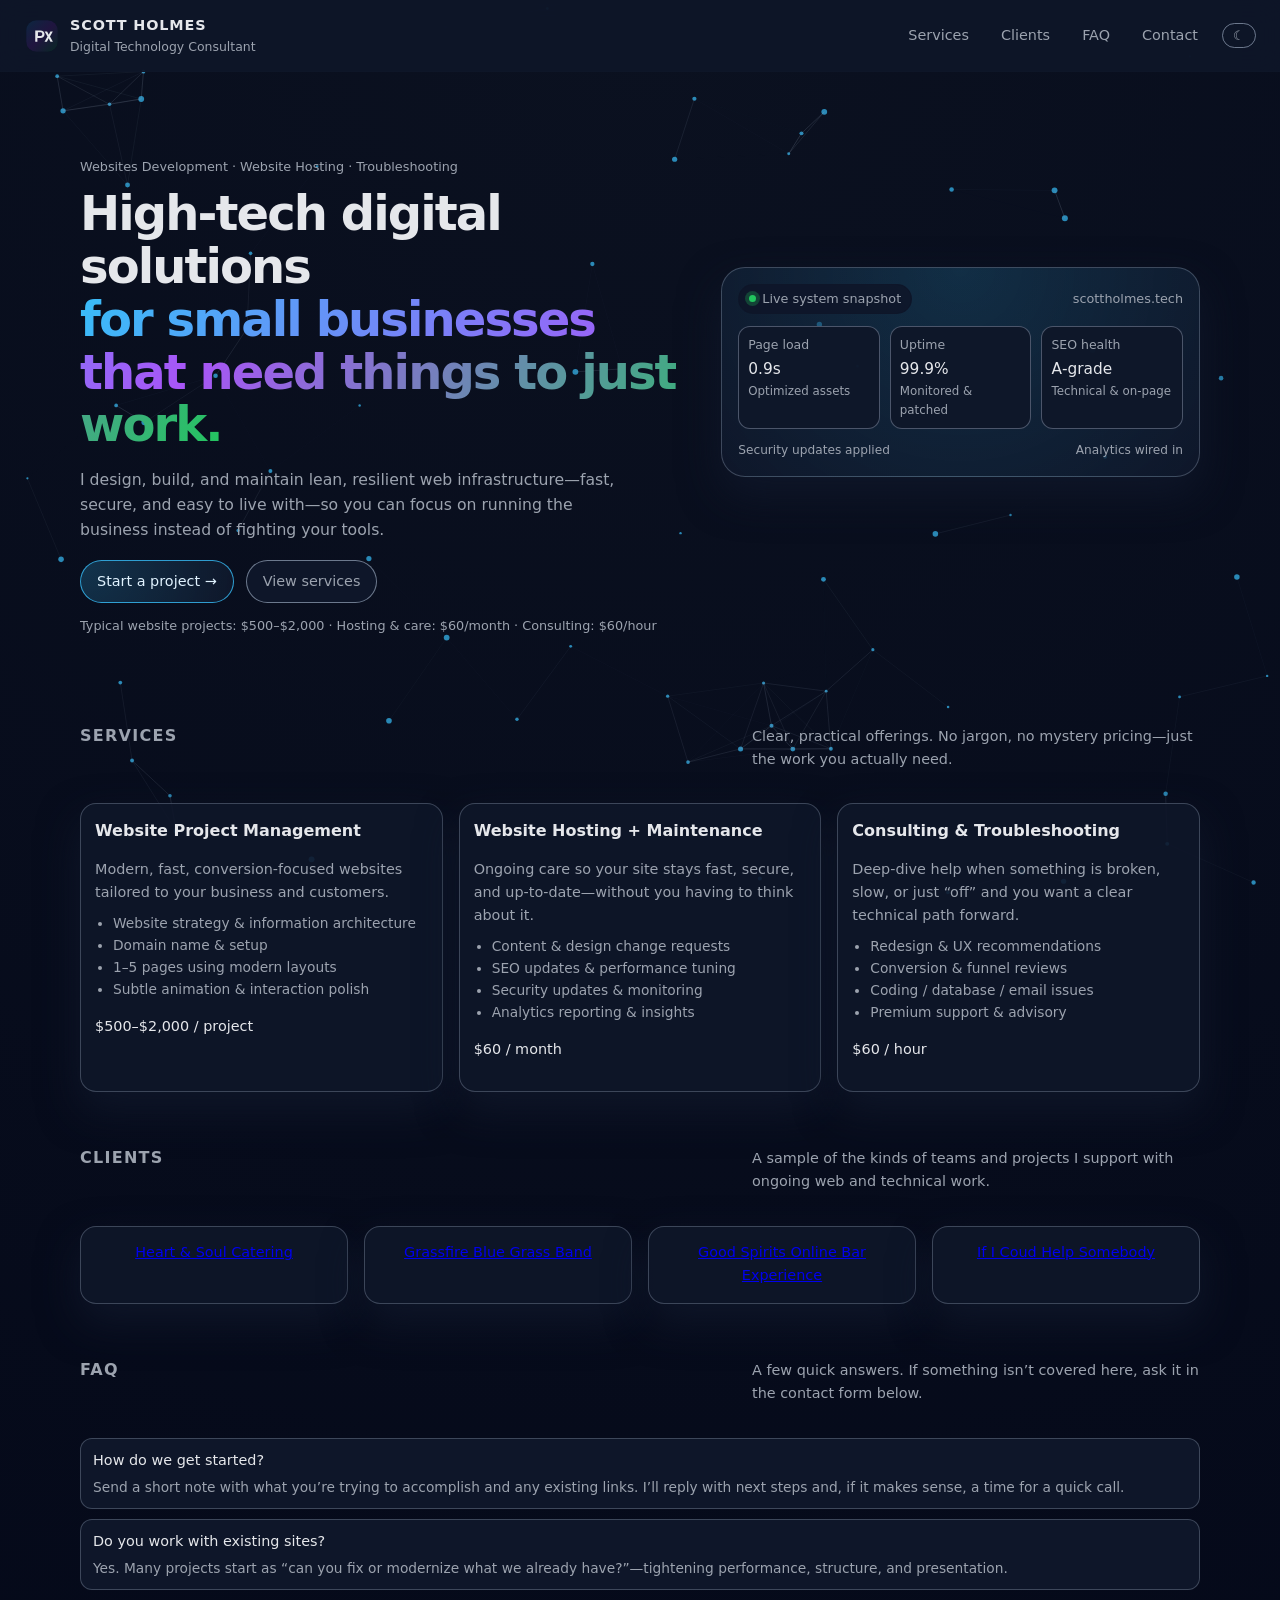
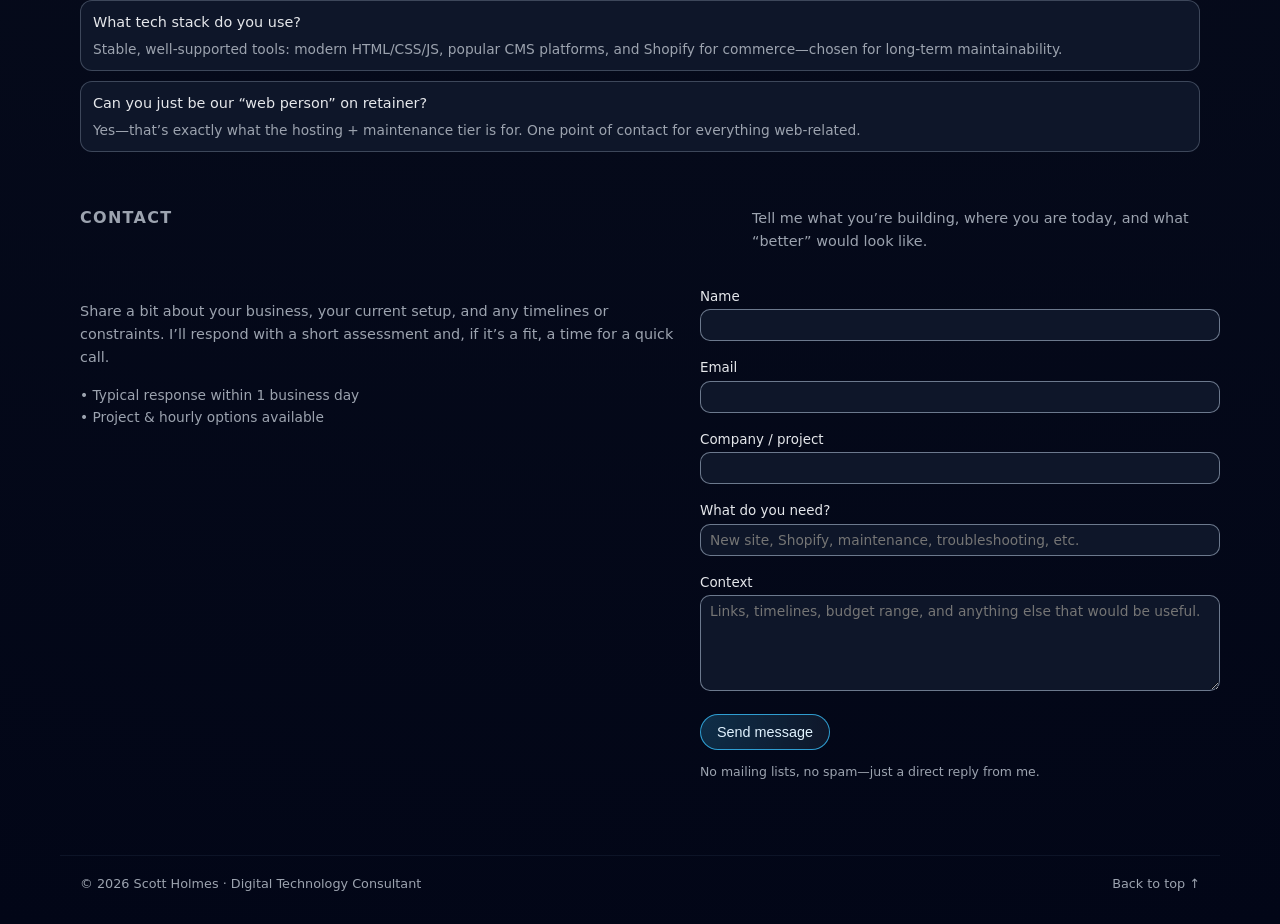
<file: index.html>
<!DOCTYPE html>
<html lang="en">
<head>
  <meta charset="UTF-8" />
  <meta name="viewport" content="width=device-width, initial-scale=1" />
  <title>Scott Holmes | Digital Technology Consultant</title>

  <link rel="stylesheet" href="style.css" />
  <link rel="icon" type="image/svg+xml" href="logo.svg" />
</head>
<body class="theme-dark">
  <canvas id="bg-particles"></canvas>

  <header class="site-header">
    <div class="brand">
      <img src="logo.svg" alt="Scott Holmes Logo" class="brand-logo" />
      <div>
        <div class="brand-name">Scott Holmes</div>
        <div class="brand-tagline">Digital Technology Consultant</div>
      </div>
    </div>
    <nav class="nav">
      <a href="#services">Services</a>
      <a href="#clients">Clients</a>
      <a href="#faq">FAQ</a>
      <a href="#contact">Contact</a>
      <button id="themeToggle" class="theme-toggle" type="button">☾</button>
    </nav>
  </header>

  <main class="page-shell">
    <section class="hero" id="top">
      <div class="hero-copy">
        <p class="hero-eyebrow">Websites Development · Website Hosting · Troubleshooting</p>
        <h1>
          High‑tech digital solutions<br />
          <span>for small businesses that need things to just work.</span>
        </h1>
        <p class="hero-subtitle">
          I design, build, and maintain lean, resilient web infrastructure—fast, secure, and easy to live with—so you can focus on running the business instead of fighting your tools.
        </p>
        <div class="hero-actions">
          <a href="#contact" class="btn-primary">Start a project →</a>
          <a href="#services" class="btn-secondary">View services</a>
        </div>
        <p class="hero-footnote">
          Typical website projects: $500–$2,000 · Hosting & care: $60/month · Consulting: $60/hour
        </p>
      </div>
      <div class="hero-panel" aria-hidden="true">
        <div class="hero-panel-inner">
          <div class="panel-header">
            <span class="panel-pill">
              <span class="pill-dot"></span>
              Live system snapshot
            </span>
            <span class="panel-label">scottholmes.tech</span>
          </div>
          <div class="panel-metrics">
            <div class="metric">
              <div class="metric-label">Page load</div>
              <div class="metric-value">0.9s</div>
              <div class="metric-note">Optimized assets</div>
            </div>
            <div class="metric">
              <div class="metric-label">Uptime</div>
              <div class="metric-value">99.9%</div>
              <div class="metric-note">Monitored & patched</div>
            </div>
            <div class="metric">
              <div class="metric-label">SEO health</div>
              <div class="metric-value">A‑grade</div>
              <div class="metric-note">Technical & on‑page</div>
            </div>
          </div>
          <div class="panel-footer">
            <span>Security updates applied</span>
            <span>Analytics wired in</span>
          </div>
        </div>
      </div>
    </section>

    <section id="services" class="section">
      <div class="section-header">
        <h2 class="section-title">Services</h2>
        <p class="section-kicker">
          Clear, practical offerings. No jargon, no mystery pricing—just the work you actually need.
        </p>
      </div>
      <div class="grid grid-3">
        <article class="card">
          <h3 class="card-title">Website Project Management</h3>
          <p class="card-body">
            Modern, fast, conversion‑focused websites tailored to your business and customers.
          </p>
          <ul class="card-list">
            <li>Website strategy & information architecture</li>
            <li>Domain name & setup</li>
            <li>1–5 pages using modern layouts</li>
            <li>Subtle animation & interaction polish</li>
          </ul>
          <p class="card-price">$500–$2,000 / project</p>
        </article>

        <article class="card">
          <h3 class="card-title">Website Hosting + Maintenance</h3>
          <p class="card-body">
            Ongoing care so your site stays fast, secure, and up‑to‑date—without you having to think about it.
          </p>
          <ul class="card-list">
            <li>Content & design change requests</li>
            <li>SEO updates & performance tuning</li>
            <li>Security updates & monitoring</li>
            <li>Analytics reporting & insights</li>
          </ul>
          <p class="card-price">$60 / month</p>
        </article>

        <article class="card">
          <h3 class="card-title">Consulting & Troubleshooting</h3>
          <p class="card-body">
            Deep‑dive help when something is broken, slow, or just “off” and you want a clear technical path forward.
          </p>
          <ul class="card-list">
            <li>Redesign & UX recommendations</li>
            <li>Conversion & funnel reviews</li>
            <li>Coding / database / email issues</li>
            <li>Premium support & advisory</li>
          </ul>
          <p class="card-price">$60 / hour</p>
        </article>
      </div>
    </section>

   
<section id="clients" class="section">
  <div class="section-header">
    <h2 class="section-title">Clients</h2>
    <p class="section-kicker">
      A sample of the kinds of teams and projects I support with ongoing web and technical work.
    </p>
  </div>
  <div class="grid grid-4">
    <div class="card client-card">
      <a href="https://www.heartsoulcatering.com" target="_blank" rel="noopener noreferrer">
        Heart & Soul Catering
      </a>
    </div>
    <div class="card client-card">
        <a href="https://www.grassfirebluegrassband.com" target="_blank" rel="noopener noreferrer">
        Grassfire Blue Grass Band
      </a>
        
        </div>
    <div class="card client-card">
        <a href="https://www.goodspiritsgbe.com" target="_blank" rel="noopener noreferrer">
        Good Spirits Online Bar Experience
      </a>
        
        </div>
    <div class="card client-card">
        <a href="https://www.iichsf.com" target="_blank" rel="noopener noreferrer">
        If I Coud Help Somebody
      </a>
        
        
        </div>
  </div>
</section>





    <section id="faq" class="section">
      <div class="section-header">
        <h2 class="section-title">FAQ</h2>
        <p class="section-kicker">
          A few quick answers. If something isn’t covered here, ask it in the contact form below.
        </p>
      </div>
      <div class="faq">
        <div class="faq-item">
          <div class="faq-q">How do we get started?</div>
          <div class="faq-a">
            Send a short note with what you’re trying to accomplish and any existing links. I’ll reply with next steps and, if it makes sense, a time for a quick call.
          </div>
        </div>
        <div class="faq-item">
          <div class="faq-q">Do you work with existing sites?</div>
          <div class="faq-a">
            Yes. Many projects start as “can you fix or modernize what we already have?”—tightening performance, structure, and presentation.
          </div>
        </div>
        <div class="faq-item">
          <div class="faq-q">What tech stack do you use?</div>
          <div class="faq-a">
            Stable, well‑supported tools: modern HTML/CSS/JS, popular CMS platforms, and Shopify for commerce—chosen for long‑term maintainability.
          </div>
        </div>
        <div class="faq-item">
          <div class="faq-q">Can you just be our “web person” on retainer?</div>
          <div class="faq-a">
            Yes—that’s exactly what the hosting + maintenance tier is for. One point of contact for everything web‑related.
          </div>
        </div>
      </div>
    </section>

    <section id="contact" class="section">
      <div class="section-header">
        <h2 class="section-title">Contact</h2>
        <p class="section-kicker">
          Tell me what you’re building, where you are today, and what “better” would look like.
        </p>
      </div>
      <div class="contact-grid">
        <div>
          <p class="contact-text">
            Share a bit about your business, your current setup, and any timelines or constraints. I’ll respond with a short assessment and, if it’s a fit, a time for a quick call.
          </p>
          <ul class="contact-meta">
            <li>Typical response within 1 business day</li>
            <li>Project & hourly options available</li>
          </ul>
        </div>
        <div>
          <form action="https://formsubmit.co/info@scottholmes.tech" method="POST" class="contact-form">
            <input type="hidden" name="_captcha" value="false" />
            <input type="hidden" name="_subject" value="New inquiry from scottholmes.tech" />
            <input type="hidden" name="_template" value="table" />

            <label>
              Name
              <input type="text" name="name" required />
            </label>
            <label>
              Email
              <input type="email" name="email" required />
            </label>
            <label>
              Company / project
              <input type="text" name="company" />
            </label>
            <label>
              What do you need?
              <input type="text" name="need" placeholder="New site, Shopify, maintenance, troubleshooting, etc." />
            </label>
            <label>
              Context
              <textarea name="message" rows="4" placeholder="Links, timelines, budget range, and anything else that would be useful."></textarea>
            </label>
            <button type="submit" class="btn-primary">Send message</button>
            <p class="form-footnote">No mailing lists, no spam—just a direct reply from me.</p>
          </form>
        </div>
      </div>
    </section>
  </main>

  <footer class="site-footer">
    <span>© <span id="year"></span> Scott Holmes · Digital Technology Consultant</span>
    <a href="#top" class="footer-link">Back to top ↑</a>
  </footer>

  <script>
    document.getElementById("year").textContent = new Date().getFullYear();

    const toggle = document.getElementById("themeToggle");
    const body = document.body;
    toggle.addEventListener("click", () => {
      body.classList.toggle("theme-light");
      body.classList.toggle("theme-dark");
      toggle.textContent = body.classList.contains("theme-dark") ? "☾" : "☀";
    });

    const canvas = document.getElementById("bg-particles");
    const ctx = canvas.getContext("2d");
    let particles = [];
    const particleCount = 70;

    function resize() {
      canvas.width = window.innerWidth;
      canvas.height = window.innerHeight;
    }
    window.addEventListener("resize", resize);
    resize();

    function initParticles() {
      particles = [];
      for (let i = 0; i < particleCount; i++) {
        particles.push({
          x: Math.random() * canvas.width,
          y: Math.random() * canvas.height,
          vx: (Math.random() - 0.5) * 0.4,
          vy: (Math.random() - 0.5) * 0.4,
          r: Math.random() * 2 + 1
        });
      }
    }

    function drawParticles() {
      ctx.clearRect(0, 0, canvas.width, canvas.height);
      ctx.fillStyle = "rgba(56, 189, 248, 0.7)";
      particles.forEach(p => {
        ctx.beginPath();
        ctx.arc(p.x, p.y, p.r, 0, Math.PI * 2);
        ctx.fill();
      });

      ctx.strokeStyle = "rgba(148, 163, 184, 0.25)";
      particles.forEach((p, i) => {
        for (let j = i + 1; j < particles.length; j++) {
          const p2 = particles[j];
          const dx = p.x - p2.x;
          const dy = p.y - p2.y;
          const dist = Math.sqrt(dx * dx + dy * dy);
          if (dist < 120) {
            ctx.globalAlpha = 1 - dist / 120;
            ctx.beginPath();
            ctx.moveTo(p.x, p.y);
            ctx.lineTo(p2.x, p2.y);
            ctx.stroke();
            ctx.globalAlpha = 1;
          }
        }
      });
    }

    function updateParticles() {
      particles.forEach(p => {
        p.x += p.vx;
        p.y += p.vy;
        if (p.x < 0 || p.x > canvas.width) p.vx *= -1;
        if (p.y < 0 || p.y > canvas.height) p.vy *= -1;
      });
    }

    function loop() {
      updateParticles();
      drawParticles();
      requestAnimationFrame(loop);
    }

    initParticles();
    loop();
  </script>
</body>
</html>
</file>
<file: style.css>
:root {
  --bg: #020617;
  --bg-alt: #0b1120;
  --text: #e5e7eb;
  --muted: #9ca3af;
  --accent: #38bdf8;
  --accent-soft: rgba(56, 189, 248, 0.12);
  --accent-strong: rgba(56, 189, 248, 0.35);
  --card: rgba(15, 23, 42, 0.9);
  --border-subtle: rgba(148, 163, 184, 0.35);
}

body.theme-dark {
  background: radial-gradient(circle at top, var(--bg-alt), var(--bg));
  color: var(--text);
}

body.theme-light {
  background: #f9fafb;
  color: #0f172a;
}

body {
  margin: 0;
  font-family: "Space Grotesk", system-ui, -apple-system, BlinkMacSystemFont, "Segoe UI", sans-serif;
  line-height: 1.6;
  -webkit-font-smoothing: antialiased;
}

#bg-particles {
  position: fixed;
  inset: 0;
  z-index: -1;
}

/* Header */

.site-header {
  position: sticky;
  top: 0;
  z-index: 20;
  display: flex;
  align-items: center;
  justify-content: space-between;
  padding: 14px 24px;
  backdrop-filter: blur(14px);
  background: rgba(15, 23, 42, 0.85);
  border-bottom: 1px solid rgba(15, 23, 42, 0.9);
}

body.theme-light .site-header {
  background: rgba(249, 250, 251, 0.9);
  border-bottom-color: rgba(209, 213, 219, 0.9);
}

.brand {
  display: flex;
  align-items: center;
  gap: 10px;
}

.brand-logo {
  width: 36px;
  height: 36px;
}

.brand-name {
  font-weight: 600;
  letter-spacing: 0.06em;
  font-size: 0.9rem;
  text-transform: uppercase;
}

.brand-tagline {
  font-size: 0.78rem;
  color: var(--muted);
}

.nav {
  display: flex;
  align-items: center;
  gap: 16px;
  font-size: 0.9rem;
}

.nav a {
  color: var(--muted);
  text-decoration: none;
  padding: 4px 8px;
  border-radius: 999px;
  transition: color 150ms ease-out, background 150ms ease-out;
}

.nav a:hover {
  color: var(--text);
  background: rgba(15, 23, 42, 0.8);
}

body.theme-light .nav a {
  color: #6b7280;
}

body.theme-light .nav a:hover {
  color: #111827;
  background: rgba(243, 244, 246, 0.9);
}

.theme-toggle {
  border-radius: 999px;
  border: 1px solid rgba(148, 163, 184, 0.7);
  background: transparent;
  color: var(--muted);
  padding: 4px 10px;
  cursor: pointer;
}

/* Layout */

.page-shell {
  max-width: 1120px;
  margin: 0 auto;
  padding: 32px 20px 60px;
}

/* Hero */

.hero {
  display: grid;
  grid-template-columns: minmax(0, 1.4fr) minmax(0, 1.1fr);
  gap: 32px;
  align-items: center;
  padding: 40px 0 20px;
}

@media (max-width: 840px) {
  .hero {
    grid-template-columns: minmax(0, 1fr);
  }
}

.hero-eyebrow {
  font-size: 0.8rem;
  color: var(--muted);
  margin-bottom: 10px;
}

.hero h1 {
  font-size: clamp(2.2rem, 4vw, 3rem);
  line-height: 1.1;
  letter-spacing: -0.04em;
  margin: 0 0 12px;
}

.hero h1 span {
  background: linear-gradient(120deg, #38bdf8, #a855f7, #22c55e);
  -webkit-background-clip: text;
  background-clip: text;
  color: transparent;
}

.hero-subtitle {
  font-size: 0.98rem;
  color: var(--muted);
  max-width: 34rem;
  margin-bottom: 18px;
}

.hero-actions {
  display: flex;
  flex-wrap: wrap;
  gap: 12px;
  margin-bottom: 10px;
}

.hero-footnote {
  font-size: 0.8rem;
  color: var(--muted);
}

/* Buttons */

.btn-primary,
.btn-secondary {
  border-radius: 999px;
  padding: 9px 16px;
  font-size: 0.9rem;
  text-decoration: none;
  display: inline-flex;
  align-items: center;
  gap: 6px;
  cursor: pointer;
}

.btn-primary {
  border: 1px solid rgba(56, 189, 248, 0.8);
  background: radial-gradient(circle at top left, rgba(56, 189, 248, 0.22), rgba(15, 23, 42, 0.98));
  color: #e0f2fe;
}

.btn-secondary {
  border: 1px solid rgba(148, 163, 184, 0.7);
  background: rgba(15, 23, 42, 0.96);
  color: var(--muted);
}

body.theme-light .btn-primary {
  background: linear-gradient(135deg, #0ea5e9, #22c55e);
  color: #f9fafb;
}

body.theme-light .btn-secondary {
  background: #f3f4f6;
  color: #4b5563;
}

/* Hero panel */

.hero-panel {
  position: relative;
  min-height: 260px;
}

.hero-panel-inner {
  position: relative;
  border-radius: 24px;
  border: 1px solid var(--border-subtle);
  background: radial-gradient(circle at top, rgba(56, 189, 248, 0.18), rgba(15, 23, 42, 0.98));
  padding: 16px;
  box-shadow: 0 18px 40px rgba(15, 23, 42, 0.9);
}

body.theme-light .hero-panel-inner {
  background: radial-gradient(circle at top, rgba(56, 189, 248, 0.12), #ffffff);
  box-shadow: 0 18px 40px rgba(15, 23, 42, 0.15);
}

.panel-header {
  display: flex;
  justify-content: space-between;
  align-items: center;
  font-size: 0.8rem;
  color: var(--muted);
  margin-bottom: 12px;
}

.panel-pill {
  display: inline-flex;
  align-items: center;
  gap: 6px;
  padding: 4px 10px;
  border-radius: 999px;
  border: 1px solid rgba(15, 23, 42, 0.9);
  background: rgba(15, 23, 42, 0.9);
}

.pill-dot {
  width: 7px;
  height: 7px;
  border-radius: 999px;
  background: #22c55e;
  box-shadow: 0 0 0 4px rgba(34, 197, 94, 0.25);
}

.panel-metrics {
  display: grid;
  grid-template-columns: repeat(3, minmax(0, 1fr));
  gap: 10px;
  margin-bottom: 12px;
}

.metric {
  border-radius: 12px;
  border: 1px solid rgba(148, 163, 184, 0.45);
  background: rgba(15, 23, 42, 0.96);
  padding: 8px 9px;
  font-size: 0.78rem;
  color: var(--muted);
}

body.theme-light .metric {
  background: #f9fafb;
  border-color: rgba(209, 213, 219, 0.9);
}

.metric-label {
  margin-bottom: 2px;
}

.metric-value {
  font-size: 0.96rem;
  color: #e5e7eb;
  font-weight: 500;
}

body.theme-light .metric-value {
  color: #111827;
}

.metric-note {
  font-size: 0.74rem;
}

.panel-footer {
  display: flex;
  justify-content: space-between;
  font-size: 0.76rem;
  color: var(--muted);
}

/* Sections */

.section {
  margin-top: 40px;
}

.section-header {
  display: flex;
  justify-content: space-between;
  align-items: baseline;
  gap: 16px;
  margin-bottom: 18px;
}

.section-title {
  font-size: 1rem;
  letter-spacing: 0.08em;
  text-transform: uppercase;
  color: var(--muted);
}

.section-kicker {
  font-size: 0.9rem;
  color: var(--muted);
  max-width: 28rem;
}

/* Grid */

.grid {
  display: grid;
  gap: 16px;
}

.grid-3 {
  grid-template-columns: repeat(auto-fit, minmax(220px, 1fr));
}

.grid-4 {
  grid-template-columns: repeat(auto-fit, minmax(160px, 1fr));
}

/* Cards */

.card {
  border-radius: 16px;
  border: 1px solid var(--border-subtle);
  background: var(--card);
  padding: 14px 14px 16px;
  box-shadow: 0 18px 40px rgba(15, 23, 42, 0.9);
}

body.theme-light .card {
  background: #ffffff;
  box-shadow: 0 18px 40px rgba(15, 23, 42, 0.08);
}

.card-title {
  font-size: 1rem;
  margin: 0 0 6px;
}

.card-body {
  font-size: 0.9rem;
  color: var(--muted);
  margin-bottom: 8px;
}

.card-list {
  margin: 0 0 8px;
  padding-left: 18px;
  font-size: 0.86rem;
  color: var(--muted);
}

.card-price {
  font-size: 0.9rem;
  font-weight: 500;
}

/* Clients */

.client-card {
  text-align: center;
  font-size: 0.9rem;
}

/* FAQ */

.faq {
  display: grid;
  gap: 10px;
}

.faq-item {
  border-radius: 12px;
  border: 1px solid var(--border-subtle);
  background: rgba(15, 23, 42, 0.96);
  padding: 10px 12px;
}

body.theme-light .faq-item {
  background: #ffffff;
}

.faq-q {
  font-size: 0.9rem;
  font-weight: 500;
}

.faq-a {
  font-size: 0.86rem;
  color: var(--muted);
  margin-top: 4px;
}

/* Contact */

.contact-grid {
  display: grid;
  gap: 20px;
}

@media (min-width: 720px) {
  .contact-grid {
    grid-template-columns: minmax(0, 1.2fr) minmax(0, 1fr);
  }
}

.contact-text {
  font-size: 0.9rem;
  color: var(--muted);
}

.contact-meta {
  list-style: none;
  padding: 0;
  margin: 10px 0 0;
  font-size: 0.86rem;
  color: var(--muted);
}

.contact-meta li::before {
  content: "• ";
}

.contact-form label {
  display: block;
  font-size: 0.84rem;
  margin-bottom: 6px;
}

.contact-form input,
.contact-form textarea {
  width: 100%;
  border-radius: 10px;
  border: 1px solid rgba(148, 163, 184, 0.7);
  background: rgba(15, 23, 42, 0.96);
  color: #e5e7eb;
  padding: 7px 9px;
  font-family: inherit;
  font-size: 0.86rem;
  margin-top: 2px;
  margin-bottom: 10px;
}

body.theme-light .contact-form input,
body.theme-light .contact-form textarea {
  background: #f9fafb;
  color: #111827;
  border-color: rgba(209, 213, 219, 0.9);
}

.contact-form textarea {
  resize: vertical;
  min-height: 80px;
}

.form-footnote {
  font-size: 0.78rem;
  color: var(--muted);
}

/* Footer */

.site-footer {
  max-width: 1120px;
  margin: 0 auto;
  padding: 18px 20px 30px;
  border-top: 1px solid rgba(15, 23, 42, 0.9);
  display: flex;
  justify-content: space-between;
  align-items: center;
  font-size: 0.8rem;
  color: var(--muted);
}

body.theme-light .site-footer {
  border-top-color: rgba(209, 213, 219, 0.9);
}

.footer-link {
  color: var(--muted);
  text-decoration: none;
}

.footer-link:hover {
  color: var(--accent);
}
</file>
